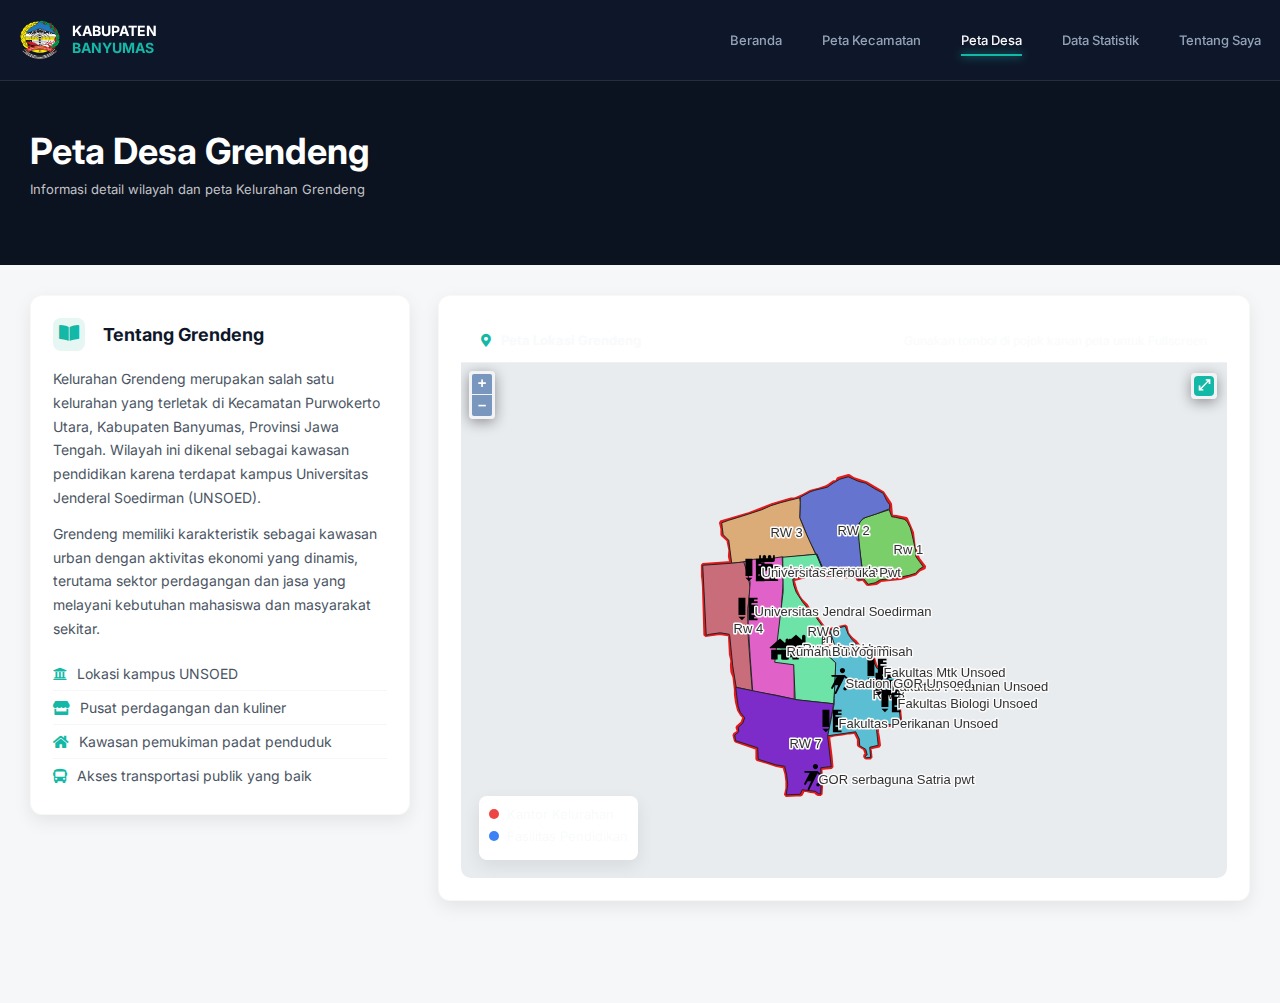
<file: web grendeng/desa-grendeng.html>
<!doctype html>
<html lang="en">
    <head>
        <meta charset="utf-8" />
        <meta http-equiv="X-UA-Compatible" content="IE=edge" />
        <meta name="viewport" content="width=device-width, initial-scale=1" />
        <meta name="mobile-web-app-capable" content="yes" />
        <meta name="apple-mobile-web-app-capable" content="yes" />
        <link rel="stylesheet" href="./resources/ol.css" />
        <link rel="stylesheet" href="resources/fontawesome-all.min.css" />
        <link href="resources/photon-geocoder-autocomplete.min.css" rel="stylesheet" />
        <link rel="stylesheet" href="./resources/ol-layerswitcher.css" />
        <link rel="stylesheet" href="./resources/qgis2web.css" />
        <link rel="stylesheet" href="../style.css" />

        <title>Peta Desa Grendeng</title>

        <style>
            :root{
                --navy-dark:#0f172a;
                --navy:#0b1220;
                --muted:#eef0f2;
                --card:#ffffff;
                --accent:#14b8a6;
                --shadow: 0 6px 18px rgba(12,12,18,0.08);
            }
            html,body{height:100%;margin:0;font-family:Inter,system-ui,Segoe UI,Roboto,Arial}
            .site-header{background:linear-gradient(180deg, var(--navy-dark), var(--navy));color:#fff;padding:28px 0}
            .container{max-width:1220px;margin:0 auto;padding:0 24px}

            .hero{padding:28px 0 40px}
            .hero h1{margin:0;font-size:36px}
            .hero p{margin:8px 0 0;color:rgba(255,255,255,0.75)}

            main{padding:30px 0 80px;background:#f5f7f8}
            .grid{display:flex;gap:28px}
            .col-left{width:380px;flex-shrink:0}
            .col-right{flex:1}

            .card{background:var(--card);border-radius:12px;padding:22px;box-shadow:var(--shadow);margin-bottom:22px;border:1px solid rgba(15,23,42,0.03)}
            .card h3{margin:0;font-size:18px;display:flex;align-items:center;gap:10px}
            .muted{color:#6b7280;font-size:14px}

            .info-list{margin-top:14px;border-top:1px solid #eef2f6;padding-top:14px}
            .info-row{display:flex;justify-content:space-between;padding:14px 0;border-bottom:1px solid #f4f6f7}
            .info-row:last-child{border-bottom:0}
            .total{color:var(--accent);font-weight:600}

            .map-card{display:flex;flex-direction:column;height:560px}
            .map-card .card-head{display:flex;align-items:center;justify-content:space-between;padding:14px 20px;border-bottom:1px solid #eef2f6}
            .map-frame{flex:1;position:relative;background:#e9ecef;border-radius:0 0 10px 10px;overflow:hidden;display:flex;align-items:center;justify-content:center}
            #map{width:100%;height:100%}

            .legend{position:absolute;left:18px;bottom:18px;background:#fff;padding:10px;border-radius:8px;box-shadow:0 6px 18px rgba(12,12,18,0.08);font-size:13px;z-index:1000}
            .legend .item{display:flex;align-items:center;gap:8px;margin-bottom:6px}
            .legend .dot{width:10px;height:10px;border-radius:50%}

            /* Custom Style untuk Fullscreen Button */
            .ol-full-screen {
                top: 10px !important;
                right: 10px !important;
            }
            .ol-full-screen button {
                background-color: var(--accent) !important;
                border-radius: 4px !important;
                cursor: pointer;
            }

            /* Added description section styling */
            .description-card {
                background: var(--card);
                border-radius: 12px;
                padding: 22px;
                box-shadow: var(--shadow);
                margin-bottom: 22px;
                border: 1px solid rgba(15,23,42,0.03);
            }
            .description-card h3 {
                margin: 0 0 16px 0;
                font-size: 18px;
                display: flex;
                align-items: center;
                gap: 10px;
                color: var(--navy-dark);
            }
            .description-card p {
                color: #4b5563;
                font-size: 14px;
                line-height: 1.7;
                margin: 0 0 12px 0;
            }
            .description-card ul {
                list-style: none;
                padding: 0;
                margin: 16px 0 0 0;
            }
            .description-card li {
                padding: 8px 0;
                border-bottom: 1px solid #f4f6f7;
                font-size: 14px;
                color: #4b5563;
                display: flex;
                align-items: flex-start;
                gap: 10px;
            }
            .description-card li:last-child {
                border-bottom: none;
            }
            .description-card li i {
                color: var(--accent);
                margin-top: 2px;
            }

            @media (max-width:980px){
                .grid{flex-direction:column}
                .col-left{width:100%}
                .map-card{height:420px}
            }

            /* Override mobile menu style to match dark navy theme */
            .nav-menu-mobile {
                background: var(--navy-dark) !important;
            }
            .nav-menu-mobile a {
                color: #fff !important;
            }
            .nav-menu-mobile a:hover {
                color: var(--accent) !important;
            }
            .nav-menu-mobile a.active {
                color: var(--accent) !important;
            }
        </style>
    </head>
    <body>
        <!-- Navigation -->
        <nav class="nav-container sticky top-0 z-50 shadow-sm" style="position: sticky; top: 0; z-index: 50;">
            <div class="nav-wrapper">
                <div class="nav-content">
                    <a href="../index.html" class="nav-brand">
                        <img src="../img/logobanyumas1.png" alt="Logo">
                        <div class="nav-brand-text">
                            <span>KABUPATEN</span>
                            <span class="accent">BANYUMAS</span>
                        </div>
                    </a>
                    
                    <div class="nav-menu-desktop">
                        <a href="../index.html" class="nav-link">Beranda</a>
                        <a href="../kec-pwt-utara/peta-kecamatan.html" class="nav-link">Peta Kecamatan</a>
                        <a href="desa-grendeng.html" class="nav-link active">Peta Desa</a>
                        <a href="../data-statistik.html" class="nav-link">Data Statistik</a>
                        <a href="../tentang-saya.html" class="nav-link">Tentang Saya</a>
                    </div>

                    <button id="mobile-menu-btn" class="nav-mobile-btn" aria-label="Toggle menu">
                        <i class="fas fa-bars"></i>
                    </button>
                </div>
            </div>
            
            <div id="mobile-menu" class="nav-menu-mobile">
                <a href="../index.html">Beranda</a>
                <a href="../kec-pwt-utara/peta-kecamatan.html">Peta Kecamatan</a>
                <a href="desa-grendeng.html" class="active">Peta Desa</a>
                <a href="../data-statistik.html">Data Statistik</a>
                <a href="../tentang-saya.html">Tentang Saya</a>
            </div>
        </nav>


        <header class="site-header" style="background: var(--navy); padding-top: 20px;">
            <div class="container hero">
                <h1>Peta Desa Grendeng</h1>
                <p>Informasi detail wilayah dan peta Kelurahan Grendeng</p>
            </div>
        </header>

        <main>
            <div class="container">
                <div class="grid">
                    <aside class="col-left">
                        

                        <!-- Added description about Grendeng -->
                        <section class="description-card">
                            <h3><span style="display:inline-block;background:#e6f6f3;border-radius:8px;padding:6px;margin-right:8px;color:var(--accent)"><i class="fas fa-book-open"></i></span> Tentang Grendeng</h3>
                            <p>
                                Kelurahan Grendeng merupakan salah satu kelurahan yang terletak di Kecamatan Purwokerto Utara, Kabupaten Banyumas, Provinsi Jawa Tengah. Wilayah ini dikenal sebagai kawasan pendidikan karena terdapat kampus Universitas Jenderal Soedirman (UNSOED).
                            </p>
                            <p>
                                Grendeng memiliki karakteristik sebagai kawasan urban dengan aktivitas ekonomi yang dinamis, terutama sektor perdagangan dan jasa yang melayani kebutuhan mahasiswa dan masyarakat sekitar.
                            </p>
                            <ul>
                                <li><i class="fas fa-university"></i> Lokasi kampus UNSOED</li>
                                <li><i class="fas fa-store"></i> Pusat perdagangan dan kuliner</li>
                                <li><i class="fas fa-home"></i> Kawasan pemukiman padat penduduk</li>
                                <li><i class="fas fa-bus"></i> Akses transportasi publik yang baik</li>
                            </ul>
                        </section>
                    </aside>

                    <section class="col-right">
                        <div class="card map-card">
                            <div class="card-head">
                                <div style="display:flex;align-items:center;gap:10px"><i class="fas fa-map-marker-alt" style="color:var(--accent)"></i><strong>Peta Lokasi Grendeng</strong></div>
                                <div style="opacity:0.7; font-size: 12px;">Gunakan tombol di pojok kanan peta untuk Fullscreen</div>
                            </div>
                            <div class="map-frame" id="map-container">
                                <div id="map"></div>
                                <div class="legend">
                                    <div class="item"><span class="dot" style="background:#ef4444"></span>Kantor Kelurahan</div>
                                    <div class="item"><span class="dot" style="background:#3b82f6"></span>Fasilitas Pendidikan</div>
                                </div>
                            </div>
                        </div>
                    </section>
                </div>
            </div>
        </main>

        <script src="resources/qgis2web_expressions.js"></script>
        <script src="./resources/functions.js"></script>
        <script src="./resources/ol.js"></script>
        <script src="./resources/ol-layerswitcher.js"></script>
        <script src="resources/photon-geocoder-autocomplete.min.js"></script>
        <script src="layers/DesaGrendeng_1.js"></script>
        <script src="layers/Rw_2.js"></script>
        <script src="layers/BalaidesaGrendeng_3.js"></script>
        <script src="layers/rumahsaya_4.js"></script>
        <script src="layers/sekolah_5.js"></script>
        <script src="layers/GORlapangannbola_6.js"></script>
        <script src="layers/RumahTetangga_7.js"></script>
        <script src="styles/DesaGrendeng_1_style.js"></script>
        <script src="styles/Rw_2_style.js"></script>
        <script src="styles/BalaidesaGrendeng_3_style.js"></script>
        <script src="styles/rumahsaya_4_style.js"></script>
        <script src="styles/sekolah_5_style.js"></script>
        <script src="styles/GORlapangannbola_6_style.js"></script>
        <script src="styles/RumahTetangga_7_style.js"></script>
        <script src="./layers/layers.js" type="text/javascript"></script>
        <script src="./resources/Autolinker.min.js"></script>
        <script src="./resources/qgis2web.js"></script>

        <script>
            // Fullscreen Control
            (function() {
                function addFullScreenControl() {
                    if (typeof map !== 'undefined') {
                        var fsControl = new ol.control.FullScreen();
                        map.addControl(fsControl);
                    } else {
                        setTimeout(addFullScreenControl, 500);
                    }
                }
                addFullScreenControl();
            })();

            // Mobile menu toggle
            const menuBtn = document.getElementById('mobile-menu-btn');
            const mobileMenu = document.getElementById('mobile-menu');
            if(menuBtn) {
                menuBtn.addEventListener('click', () => {
                    mobileMenu.classList.toggle('active');
                });
            }
        </script>
    </body>
</html>
</file>
<file: web grendeng/resources/ol.css>
.ol-box{box-sizing:border-box;border-radius:2px;border:2px solid #00f}.ol-mouse-position{top:8px;right:8px;position:absolute}.ol-scale-line{background:rgba(0,60,136,.3);border-radius:4px;bottom:8px;left:8px;padding:2px;position:absolute}.ol-scale-line-inner{border:1px solid #eee;border-top:none;color:#eee;font-size:10px;text-align:center;margin:1px;will-change:contents,width;transition:all .25s}.ol-scale-bar{position:absolute;bottom:8px;left:8px}.ol-scale-step-marker{width:1px;height:15px;background-color:#000;float:right;z-Index:10}.ol-scale-step-text{position:absolute;bottom:-5px;font-size:12px;z-Index:11;color:#000;text-shadow:-2px 0 #fff,0 2px #fff,2px 0 #fff,0 -2px #fff}.ol-scale-text{position:absolute;font-size:14px;text-align:center;bottom:25px;color:#000;text-shadow:-2px 0 #fff,0 2px #fff,2px 0 #fff,0 -2px #fff}.ol-scale-singlebar{position:relative;height:10px;z-Index:9;box-sizing:border-box;border:1px solid #000}.ol-unsupported{display:none}.ol-unselectable,.ol-viewport{-webkit-touch-callout:none;-webkit-user-select:none;-moz-user-select:none;-ms-user-select:none;user-select:none;-webkit-tap-highlight-color:transparent}.ol-selectable{-webkit-touch-callout:default;-webkit-user-select:text;-moz-user-select:text;-ms-user-select:text;user-select:text}.ol-grabbing{cursor:-webkit-grabbing;cursor:-moz-grabbing;cursor:grabbing}.ol-grab{cursor:move;cursor:-webkit-grab;cursor:-moz-grab;cursor:grab}.ol-control{position:absolute;background-color:rgba(255,255,255,.4);border-radius:4px;padding:2px}.ol-control:hover{background-color:rgba(255,255,255,.6)}.ol-zoom{top:.5em;left:.5em}.ol-rotate{top:.5em;right:.5em;transition:opacity .25s linear,visibility 0s linear}.ol-rotate.ol-hidden{opacity:0;visibility:hidden;transition:opacity .25s linear,visibility 0s linear .25s}.ol-zoom-extent{top:4.643em;left:.5em}.ol-full-screen{right:.5em;top:.5em}.ol-control button{display:block;margin:1px;padding:0;color:#fff;font-size:1.14em;font-weight:700;text-decoration:none;text-align:center;height:1.375em;width:1.375em;line-height:.4em;background-color:rgba(0,60,136,.5);border:none;border-radius:2px}.ol-control button::-moz-focus-inner{border:none;padding:0}.ol-zoom-extent button{line-height:1.4em}.ol-compass{display:block;font-weight:400;font-size:1.2em;will-change:transform}.ol-touch .ol-control button{font-size:1.5em}.ol-touch .ol-zoom-extent{top:5.5em}.ol-control button:focus,.ol-control button:hover{text-decoration:none;background-color:rgba(0,60,136,.7)}.ol-zoom .ol-zoom-in{border-radius:2px 2px 0 0}.ol-zoom .ol-zoom-out{border-radius:0 0 2px 2px}.ol-attribution{text-align:right;bottom:.5em;right:.5em;max-width:calc(100% - 1.3em)}.ol-attribution ul{margin:0;padding:0 .5em;color:#000;text-shadow:0 0 2px #fff}.ol-attribution li{display:inline;list-style:none}.ol-attribution li:not(:last-child):after{content:" "}.ol-attribution img{max-height:2em;max-width:inherit;vertical-align:middle}.ol-attribution button,.ol-attribution ul{display:inline-block}.ol-attribution.ol-collapsed ul{display:none}.ol-attribution:not(.ol-collapsed){background:rgba(255,255,255,.8)}.ol-attribution.ol-uncollapsible{bottom:0;right:0;border-radius:4px 0 0}.ol-attribution.ol-uncollapsible img{margin-top:-.2em;max-height:1.6em}.ol-attribution.ol-uncollapsible button{display:none}.ol-zoomslider{top:4.5em;left:.5em;height:200px}.ol-zoomslider button{position:relative;height:10px}.ol-touch .ol-zoomslider{top:5.5em}.ol-overviewmap{left:.5em;bottom:.5em}.ol-overviewmap.ol-uncollapsible{bottom:0;left:0;border-radius:0 4px 0 0}.ol-overviewmap .ol-overviewmap-map,.ol-overviewmap button{display:inline-block}.ol-overviewmap .ol-overviewmap-map{border:1px solid #7b98bc;height:150px;margin:2px;width:150px}.ol-overviewmap:not(.ol-collapsed) button{bottom:1px;left:2px;position:absolute}.ol-overviewmap.ol-collapsed .ol-overviewmap-map,.ol-overviewmap.ol-uncollapsible button{display:none}.ol-overviewmap:not(.ol-collapsed){background:rgba(255,255,255,.8)}.ol-overviewmap-box{border:2px dotted rgba(0,60,136,.7)}.ol-overviewmap .ol-overviewmap-box:hover{cursor:move}
/*# sourceMappingURL=ol.css.map */
</file>
<file: web grendeng/resources/ol-layerswitcher.css>
.layer-switcher {
  position: absolute;
  top: 3.5em;
  right: 0.5em;
  text-align: left;
}

.layer-switcher .panel {
  margin: 0;
  border: 4px solid #eee;
  border-radius: 4px;
  background-color: white;
  display: none;
  max-height: inherit;
  height: 100%;
  box-sizing: border-box;
  overflow-y: auto;
}

.layer-switcher button {
  float: right;
  z-index: 1;
  width: 38px;
  height: 38px;
  background-image: url('[data-uri]')
    /*logo.png*/;
  background-repeat: no-repeat;
  background-position: 2px;
  background-color: white;
  color: black;
  border: none;
}

.layer-switcher button:focus,
.layer-switcher button:hover {
  background-color: white;
}

.layer-switcher.shown {
  overflow-y: hidden;
  display: flex;
  flex-direction: column;
  max-height: calc(100% - 5.5em);
}

.layer-switcher.shown.ol-control {
  background-color: transparent;
}

.layer-switcher.shown.ol-control:hover {
  background-color: transparent;
}
.layer-switcher.shown .panel {
  display: block;
}

.layer-switcher.shown button {
  display: none;
}

.layer-switcher.shown.layer-switcher-activation-mode-click > button {
  display: block;
  background-image: unset;
  right: 2px;
  position: absolute;
  background-color: #eee;
  margin: 1px;
}

.layer-switcher.shown button:focus,
.layer-switcher.shown button:hover {
  background-color: #fafafa;
}

.layer-switcher ul {
  list-style: none;
  margin: 1.6em 0.4em;
  padding-left: 0;
}
.layer-switcher ul ul {
  padding-left: 1.2em;
  margin: 0.1em 0 0 0;
}
.layer-switcher li.group + li.group {
  margin-top: 0.4em;
}
.layer-switcher li.group + li.layer-switcher-base-group {
}

.layer-switcher li.group > label {
  font-weight: bold;
}

.layer-switcher.layer-switcher-group-select-style-none li.group > label {
  padding-left: 1.2em;
}

.layer-switcher li {
  position: relative;
  margin-top: 0.3em;
}

.layer-switcher li input {
  position: absolute;
  left: 1.2em;
  height: 1em;
  width: 1em;
  font-size: 1em;
}
.layer-switcher li label {
  padding-left: 2.7em;
  padding-right: 1.2em;
  display: inline-block;
  margin-top: 1px;
}

.layer-switcher label.disabled {
  opacity: 0.4;
}

.layer-switcher input {
  margin: 0px;
}

.layer-switcher.touch ::-webkit-scrollbar {
  width: 4px;
}

.layer-switcher.touch ::-webkit-scrollbar-track {
  -webkit-box-shadow: inset 0 0 6px rgba(0, 0, 0, 0.3);
  border-radius: 10px;
}

.layer-switcher.touch ::-webkit-scrollbar-thumb {
  border-radius: 10px;
  -webkit-box-shadow: inset 0 0 6px rgba(0, 0, 0, 0.5);
}

li.layer-switcher-base-group > label {
  padding-left: 1.2em;
}

.layer-switcher .group button {
  position: absolute;
  left: 0;
  display: inline-block;
  vertical-align: top;
  float: none;
  font-size: 1em;
  width: 1em;
  height: 1em;
  margin: 0;
  background-position: center 2px;
  background-image: url('[data-uri]');
  -webkit-transition: -webkit-transform 0.2s ease-in-out;
  -ms-transition: -ms-transform 0.2s ease-in-out;
  transition: transform 0.2s ease-in-out;
}

.layer-switcher .group.layer-switcher-close button {
  transform: rotate(-90deg);
  -webkit-transform: rotate(-90deg);
}

.layer-switcher .group.layer-switcher-fold.layer-switcher-close > ul {
  overflow: hidden;
  height: 0;
}

/*layerswitcher on the right*/
.layer-switcher.shown.layer-switcher-activation-mode-click {
  padding-left: 34px;
}
.layer-switcher.shown.layer-switcher-activation-mode-click > button {
  left: 0;
  border-right: 0;
}

/*layerswitcher on the left*/
/*
.layer-switcher.shown.layer-switcher-activation-mode-click {
  padding-right: 34px;
}
.layer-switcher.shown.layer-switcher-activation-mode-click > button {
  right: 0;
  border-left: 0;
}
*/
</file>
<file: web grendeng/resources/qgis2web.css>
html, body {
    height: 100%;
    padding: 0;
    margin: 0;
    font-family: sans-serif;
    font-size: small;
}


#map {
    width: 100%;
    height: 100%;
}

.ol-control {
	clear: both;
	box-shadow: 0 3px 14px rgba(0, 0, 0, 0.4);
}

.ol-selectable {
	z-index: 3;
}

.ol-popup {
    display: none;
    position: absolute;
    background-color: white;
    padding: 15px;
	border-radius: 10px;
    bottom: 10px;
    left: 50%;
    transform: translateX(-50%);
	box-shadow: 0 3px 14px rgba(0,0,0,0.4);
}

.ol-popup:after, .ol-popup:before {
    top: 100%;
    border: solid transparent;
    content: " ";
    position: absolute;
}

.ol-popup:after {
    border-top-color: white;
    border-width: 10px;
    left: 50%;
    margin-left: -10px;
}

.ol-popup:before {
    border-top-color: #cccccc;
    border-width: 11px;
    left: 50%;
    margin-left: -11px;
}

.ol-popup-closer {
	text-decoration: none;
    position: absolute;
    top: 4px;
    right: 4px;
    text-align: center;
    width: 19px;
    color: #999;
    font-family: cursive;
    font-weight: bold;
}

.ol-popup-closer:after {
    content: "X";
}

#popup-content {
	font-size: 12px;
    line-height: 1.2;
    margin-top: 5px;
	max-height: 70vh;
	max-width: 70vw;
	overflow: auto;
}

#popup-content ul {
    list-style-type: none;
    padding-left: 0;
	margin: unset;
}

#popup-content li {
    margin-bottom:0.25em;
}

#popup-content>ul>li>a {
    position: relative;
    display: block;
    padding: 2px;
    border-bottom: 1px solid #666;
    font-size: 12.5px;
}

#popup-content>table {
    font-size: 11.4px;
}

.roller-switcher {
	background-image: url(lds-roller.gif);
	background-size: contain;
	height: 19px;
	width: 19px;
	display: inline-block;
}

th, td {
    vertical-align: top;
    text-align: left;
	color: #333;
}

th {
	min-width: 100px;
}
td {
	min-width: 100px;
}

td img {
	max-height: 60vh!important;
	max-width: 60vw!important;
}

td video {
	max-height: 60vh!important;
	max-width: 60vw!important;
}

.ol-overlaycontainer-stopevent #top-right-container .layer-switcher:hover ~ .ol-overlaycontainer-stopevent .ol-overlay-container .ol-popup {
    display: none!important;
}


#top-left-container {
    position: absolute;
    left: 0;
    top: 0;
}
#bottom-left-container {
    position: absolute;
    left: 0;
    bottom: 0;
}
#top-right-container {
    position: absolute;
    right: 0;
    top: 0;
    display: contents;
}
#bottom-right-container {
    position: absolute;
    right: 0;
    bottom: 0;
}

.top-left-title, .top-left-abstract  {
    position: relative;
    float: left;
    margin-top: 8px;
    margin-left: 8px;
}
.bottom-left-title, .bottom-left-abstract  {
    position: relative;
    float: left;
    margin-bottom: 8px;
    margin-left: 8px;
}
.top-right-title, .top-right-abstract  {
    position: relative;
    float: right;
    margin-top: 8px;
    margin-right: 8px;
}
.bottom-right-title, .bottom-right-abstract  {
    position: relative;
    float: right;
    margin-bottom: 8px;
    margin-right: 8px;
}


.project-title  {
    margin: 1px;
    padding: 5px;
}

#abstract {
    max-width: 30%;
}
.ol-touch #abstract {
    max-width: 50%;
}

.project-abstract {
    font: bold 18px 'Lucida Console', Monaco, monospace;
    width: 20px;
    height: 20px;
    display: block;
    text-align: center;
    cursor: pointer;
    padding: 3px;
    
}

.project-abstract-uncollapsed {
    width: auto;
    height: auto;
    display: block;
    padding: 3px;
    cursor: default;
    margin: 1px;
}


.ol-zoom {
	position: relative;
    float: left;
    top: unset;
    left: unset;
    margin-top: 8px;
    margin-left: 8px;
}


/* measurement */
.measure-control {
	position: relative;
    float: left;
    top: unset !important;
    left: unset !important;
    margin-top: 8px;
    margin-left: 8px;
	display: flex;
}

.tooltip {
    position: relative;
    background: rgba(0, 0, 0, 0.5);
    border-radius: 4px;
    color: white;
    padding: 4px 8px;
    opacity: 0.7;
    white-space: nowrap;
  }
  .tooltip-measure {
    opacity: 1;
    font-weight: bold;
  }
  .tooltip-static {
    background-color: #ffcc33;
    color: black;
    border: 1px solid white;
  }
  .tooltip-measure:before,
  .tooltip-static:before {
    border-top: 6px solid rgba(0, 0, 0, 0.5);
    border-right: 6px solid transparent;
    border-left: 6px solid transparent;
    content: "";
    position: absolute;
    bottom: -6px;
    margin-left: -7px;
    left: 50%;
  }
  .tooltip-static:before {
    border-top-color: #ffcc33;
  }
  .ol-touch .measure-control {
    top: 130px;
  }
  .measure-control label {
    padding: 1px;
    padding-right: 4px;
  }


 .geolocate {
 position: relative !important;
 float: left;
 top: unset !important;
 left: unset !important;
 margin-top: 8px;
 margin-left: 8px;
}


.ol-geocoder.gcd-gl-container {
    position: relative !important;
    float: left !important;
    top: unset;
    left: unset;
	margin-top: 8px;
    margin-left: 8px;
    clear: both;
}
.gcd-gl-control {
	position: relative !important;
}
.gcd-gl-control button:after{
	display: none;
}

.search-layer {
	position: relative !important;
    float: left;
    top: unset !important;
    left: unset !important;
    margin-top: 8px;
    margin-left: 8px;
}

.search-layer-input-search{
    left: 26px;
    width: 144px;
    top: 3px;
    padding: 3px;
}

.search-layer-input-search:after{
    left: 27px;
    width: 139px;
    top: 0px;
    padding: 4px;
    border: 3px solid rgba(255,255,255,.4) !important;
}

.ol-scale-line {
    background: none !important;
    position: relative;
    float: left;
    bottom: unset;
    left: unset;
    margin-bottom: 8px;
    margin-left: 8px;
}
.ol-scale-line-inner {
    border: 2px solid ;
    border-top: none ;
    background: rgba(255, 255, 255, 0.5);
    color: black;
	margin: unset;
}

.layer-switcher {
    position: relative;
    float: right;
    top: unset;
    right: 0;
    bottom: unset!important;
    margin-top: 8px;
    margin-right: 8px;
	padding: 3px;
	background-color: rgba(255,255,255,.4)!important;
}

.layer-switcher:hover{
	background-color: rgba(255, 255, 255, .6)!important;
}

.layer-switcher .panel {
	border: unset;
	border-radius: unset;
    float: right;
    width: fit-content;
	margin: 1px;
	max-height: calc(100vh - 200px);
    box-sizing: unset;
}

.layer-switcher.shown{
    align-items: flex-end;
}

.layer-switcher.shown.layer-switcher-activation-mode-click > button {
    position: relative;
	border-radius: 5px;
	font-size: x-large;
	font-family: serif;
    z-index: 2;
}

.layer-switcher img {
    max-width: 22px;
    max-height: 22px;
}


.ol-attribution {
	display: none;
}
.bottom-attribution {
	float: right;
	position: relative;
	display: flex;
    font-size: 0.9rem;
	}
.bottom-attribution a {
	color:#0078A8;
    text-decoration: none;
	}
.bottom-attribution a:hover {
    text-decoration: underline;
    }
.bottom-attribution button {
	display: none;
	}
.bottom-attribution ul {
	padding: unset;
	margin: unset;
	display: flex;
	list-style: none;
	} 	
.bottom-attribution > li {
	padding-left: 8px !important;
	list-style: none;	
	}

.fa-exclamation-triangle {
    color: orangered;
	font-size: 15px;
}
</file>
<file: style.css>
@import url("https://fonts.googleapis.com/css2?family=Inter:wght@300;400;500;600;700&display=swap");

/* Designing a modern, professional GIS navigation theme */
:root {
  --background: #0f172a;
  --foreground: #f8fafc;
  --primary: #14b8a6;
  --primary-foreground: #ffffff;
  --muted: #1e293b;
  --muted-foreground: #94a3b8;
  --accent: #2dd4bf;
  --border: rgba(255, 255, 255, 0.1);
  --radius: 0.5rem;
}

body {
  font-family: "Plus Jakarta Sans", "Inter", sans-serif;
  background-color: var(--background);
  color: var(--foreground);
  scroll-behavior: smooth;
}

/* Unified Navigation Styles */
.nav-container {
  border-bottom: 1px solid var(--border);
  backdrop-filter: blur(12px);
  -webkit-backdrop-filter: blur(12px);
  background-color: rgba(15, 23, 42, 0.95);
}

.nav-wrapper {
  max-width: 1280px;
  margin: 0 auto;
  padding: 0 1.5rem;
}

.nav-content {
  display: flex;
  align-items: center;
  justify-content: space-between;
  height: 80px;
}

.nav-brand {
  display: flex;
  align-items: center;
  gap: 12px;
  text-decoration: none;
  color: white;
  transition: opacity 0.3s ease;
}

.nav-brand:hover {
  opacity: 0.9;
}

.nav-brand img {
  width: 40px;
  height: 40px;
  object-fit: contain;
}

.nav-brand-text {
  display: flex;
  flex-direction: column;
}

.nav-brand-text span {
  font-weight: 700;
  font-size: 14px;
  line-height: 1.2;
}

.nav-brand-text .accent {
  color: var(--primary);
}

/* Desktop Menu */
.nav-menu-desktop {
  display: none;
  align-items: center;
  gap: 40px;
}

@media (min-width: 1024px) {
  .nav-menu-desktop {
    display: flex;
  }
}

/* Mobile Menu Button */
.nav-mobile-btn {
  display: flex;
  align-items: center;
  justify-content: center;
  padding: 8px;
  background: none;
  border: none;
  color: var(--primary);
  cursor: pointer;
  border-radius: 9999px;
  transition: background-color 0.3s ease;
}

.nav-mobile-btn:hover {
  background-color: rgba(255, 255, 255, 0.05);
}

.nav-mobile-btn svg,
.nav-mobile-btn i {
  width: 24px;
  height: 24px;
  font-size: 24px;
}

@media (min-width: 1024px) {
  .nav-mobile-btn {
    display: none;
  }
}

/* Mobile Menu */
.nav-menu-mobile {
  display: none;
  background-color: var(--muted);
  border-top: 1px solid var(--border);
  padding: 0;
  max-height: 0;
  overflow: hidden;
  transition: max-height 0.3s ease, padding 0.3s ease, opacity 0.3s ease;
  opacity: 0;
}

.nav-menu-mobile.active {
  display: block;
  max-height: 400px;
  padding: 1.5rem;
  opacity: 1;
}

@media (min-width: 1024px) {
  .nav-menu-mobile {
    display: none !important;
  }
}

.nav-menu-mobile a {
  display: block;
  padding: 12px 0;
  color: rgba(255, 255, 255, 0.7);
  text-decoration: none;
  border-bottom: 1px solid rgba(255, 255, 255, 0.05);
  transition: color 0.3s ease;
}

.nav-menu-mobile a:last-child {
  border-bottom: none;
}

.nav-menu-mobile a:hover {
  color: white;
}

.nav-menu-mobile a.active {
  color: var(--primary);
  font-weight: 700;
}

/* Nav Links */
.nav-link {
  color: var(--muted-foreground);
  font-weight: 500;
  transition: all 0.3s ease;
  position: relative;
  padding: 0.5rem 0;
  text-decoration: none;
}

.nav-link:hover {
  color: var(--primary);
}

.nav-link.active {
  color: var(--foreground);
}

.nav-link.active::after {
  content: "";
  position: absolute;
  bottom: -1px;
  left: 0;
  width: 100%;
  height: 2px;
  background-color: var(--primary);
  box-shadow: 0 0 8px var(--primary);
}

/* Added improved mobile menu transition and overlay styling */
#mobile-menu {
  background-color: var(--muted);
  border-top: 1px solid var(--border);
  transition: all 0.3s cubic-bezier(0.4, 0, 0.2, 1);
  transform-origin: top;
  max-height: 0;
  overflow: hidden;
  opacity: 0;
}

#mobile-menu:not(.hidden) {
  display: block;
  max-height: 500px;
  opacity: 1;
  padding: 1.5rem;
}

#mobile-menu.hidden {
  display: block; /* Keep in DOM for transition */
  max-height: 0;
  opacity: 0;
  padding-top: 0;
  padding-bottom: 0;
  pointer-events: none;
}

.bg-navy-dark {
  background-color: #0f172a;
}
.bg-navy-light {
  background-color: #1e293b;
}
.text-teal-accent {
  color: #14b8a6;
}
.bg-teal-accent {
  background-color: #14b8a6;
}
.border-teal-accent {
  border-color: #14b8a6;
}

@keyframes fadeIn {
  from {
    opacity: 0;
    transform: translateY(10px);
  }
  to {
    opacity: 1;
    transform: translateY(0);
  }
}

.animate-fade-in {
  animation: fadeIn 0.5s ease-out forwards;
}
</file>
<file: web grendeng/resources/photon-geocoder-autocomplete.min.css>
ul.photon-autocomplete {
    position: absolute;
    background-color: white;
    max-width: fit-content;
    z-index: 1000;
    box-shadow: 0 4px 9px #999999;
    display: none;
    margin: 0; /* Remove margins */
    list-style-type: none; /* Remove bullets */
    padding: 0; /* Remove padding */
    font-family: Arial, sans-serif;
    height: 200px;
    overflow:hidden;
    overflow-y: scroll;
    scrollbar-width: none;
}
.photon-autocomplete li {
    min-height: 20px;
    line-height: 1em;
    padding: 5px 10px;
    overflow: hidden;
    /* white-space: nowrap; */
    word-wrap: break-word;
    overflow-wrap: break-word;
    word-break: break-word;
    font-size: 1em;
}
.photon-autocomplete li strong {
    display: block;
    
}
.photon-geocoder-autocomplete{
    position: relative !important;
    float: left !important;
    top: unset;
    left: unset;
    margin-top: 8px;
    margin-left: 8px;
    clear: both;
}
.photon-autocomplete li.on {
    background-color: #ff8c9d;
    cursor: pointer;
}
.photon-autocomplete li.photon-no-result {
    text-align: center;
    color: #666;
    font-size: 0.9em;
    line-height: 20px;
    width: fit-content;
    block-size: fit-content;
}
.photon-autocomplete .photon-feedback {
    display: block;
    text-align: right;
    font-size: 0.8em;
    padding: 3px;
    color: #999;
    border-top: 1px solid #eee;
}
.photon-input{border-radius: 10px;}
.photon-input:focus {
    width: 400px;
    border-radius: 10px;
}
@media all and (max-width:500px){
    #map .photon-input:focus {
        width: 300px;
        border-radius: 10px;
    }
}
@media all and (max-width:400px){
    #map ul.photon-autocomplete {
        position: relative;
        background-color: white;
        max-width: 400;
        z-index: 1000;
        box-shadow: 0 4px 9px #999999;
        display: none;
        margin: 0; /* Remove margins */
        list-style-type: none; /* Remove bullets */
        padding: 0; /* Remove padding */
        font-family: Arial, sans-serif;
    }
    #map .photon-input:focus {
        width: 200px;
        border-radius: 10px;
    }
}
@media all and (max-width:280px){
    #map .photon-input:focus {
        width: 150px;
        border-radius: 10px;
    }
}
</file>
